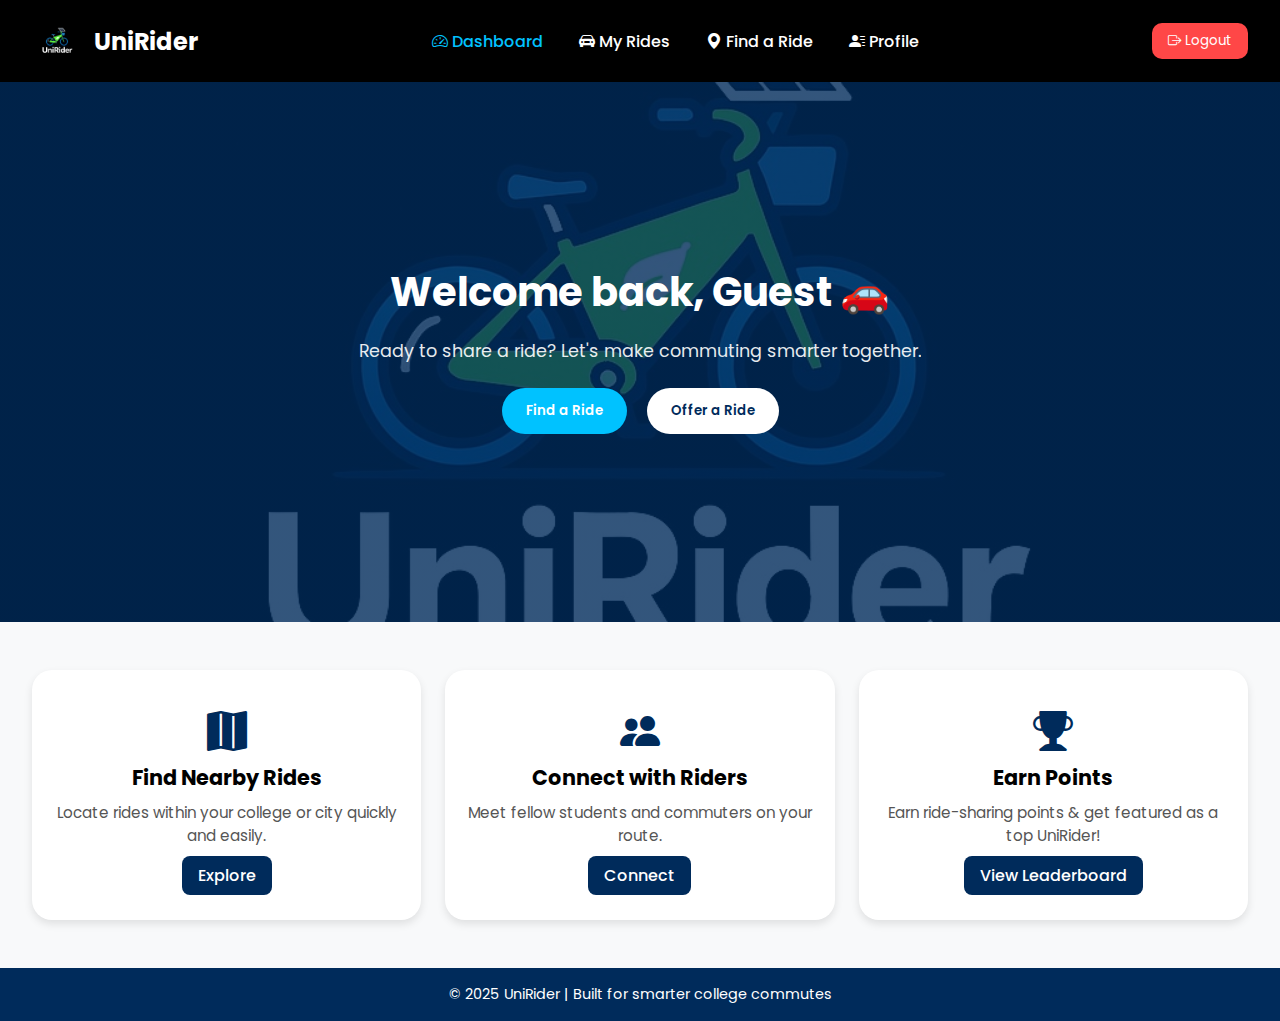
<file: dashboard.html>
<!DOCTYPE html>
<html lang="en">

<head>
  <meta charset="UTF-8">
  <meta name="viewport" content="width=device-width, initial-scale=1.0">
  <title>Dashboard | UniRider</title>

  <!-- Google Font -->
  <link href="https://fonts.googleapis.com/css2?family=Poppins:wght@400;500;600;700&display=swap" rel="stylesheet">

  <!-- Bootstrap Icons -->
  <link href="https://cdn.jsdelivr.net/npm/bootstrap-icons@1.10.5/font/bootstrap-icons.css" rel="stylesheet">

  <link rel="stylesheet" href="dashboard.css">
</head>

<body>
  <nav class="navbar">
    <div class="logo">
      <img src="Nav_main_logo.jpg" alt="UniRider Logo">
      <h2>UniRider</h2>
    </div>
    <div class="nav-links">
      <a href="#" class="active"><i class="bi bi-speedometer2"></i> Dashboard</a>
      <a href="#"><i class="bi bi-car-front-fill"></i> My Rides</a>
      <a href="#"><i class="bi bi-geo-alt-fill"></i> Find a Ride</a>
      <a href="#"><i class="bi bi-person-lines-fill"></i> Profile</a>
    </div>
    <button class="logout-btn" onclick="logout()"><i class="bi bi-box-arrow-right"></i> Logout</button>
  </nav>

  <section class="hero">
    <div class="hero-content">
      <h1>Welcome back, <span id="usernameDisplay">User</span> 🚗</h1>
      <p>Ready to share a ride? Let's make commuting smarter together.</p>
      <button class="ride-btn">Find a Ride</button>
      <button class="offer-btn">Offer a Ride</button>
    </div>
  </section>

  <section class="cards">
    <div class="card">
      <i class="bi bi-map-fill"></i>
      <h3>Find Nearby Rides</h3>
      <p>Locate rides within your college or city quickly and easily.</p>
      <a href="#" class="card-btn">Explore</a>
    </div>
    <div class="card">
      <i class="bi bi-people-fill"></i>
      <h3>Connect with Riders</h3>
      <p>Meet fellow students and commuters on your route.</p>
      <a href="#" class="card-btn">Connect</a>
    </div>
    <div class="card">
      <i class="bi bi-trophy-fill"></i>
      <h3>Earn Points</h3>
      <p>Earn ride-sharing points & get featured as a top UniRider!</p>
      <a href="#" class="card-btn">View Leaderboard</a>
    </div>
  </section>

  <footer>
    <p>© 2025 UniRider | Built for smarter college commutes</p>
  </footer>

  <script src="dashboard.js"></script>
</body>

</html>
</file>
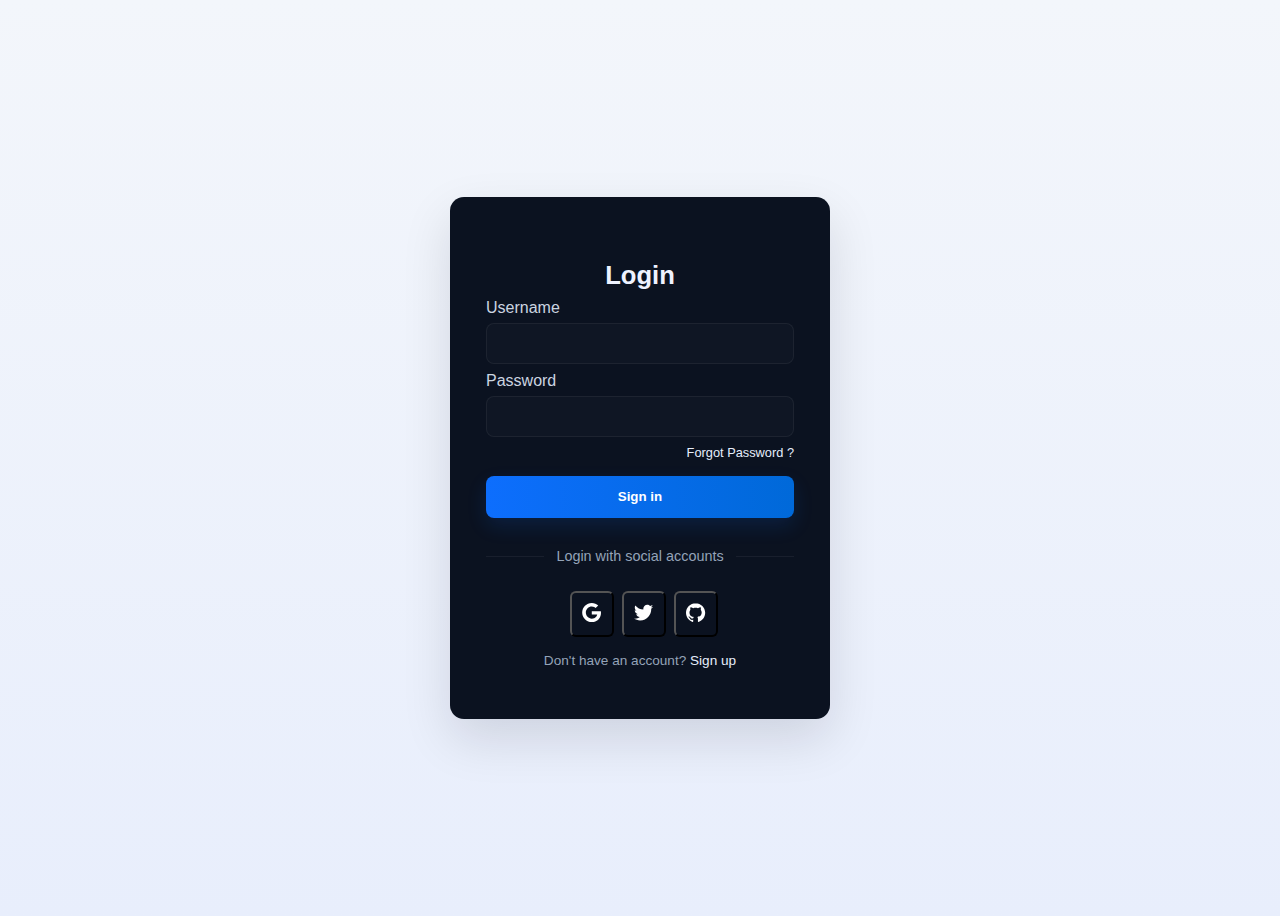
<file: login_main.html>
<!DOCTYPE html>
<html lang="en">

<head>
    <meta charset="UTF-8" />
    <meta name="viewport" content="width=device-width, initial-scale=1.0" />
    <meta http-equiv="X-UA-Compatible" content="ie=edge" />
    <title>Build a Clean Login Form with HTML & CSS</title>
    <link rel="stylesheet" href="login_main.css" />
</head>

<body>
    <div class="form-container">
        <p class="title">Login</p>
    <form id="loginForm" class="form" onsubmit="login(event)">
            <div class="input-group">
                <label for="loginUsername">Username</label>
                <input type="text" id="loginUsername" required />
            </div>
            <div class="input-group">
                <label for="loginPassword">Password</label>
                <input type="password" id="loginPassword" required />
                <div class="forgot">
                    <a rel="noopener noreferrer" href="#">Forgot Password ?</a>
                </div>
            </div>
            <button type="submit" class="sign">Sign in</button>
        </form>

        <div class="social-message">
            <div class="line"></div>
            <p class="message">Login with social accounts</p>
            <div class="line"></div>
        </div>
        <div class="social-icons">
            <button aria-label="Log in with Google" class="icon">
                <svg xmlns="http://www.w3.org/2000/svg" viewBox="0 0 32 32" class="w-5 h-5 fill-current">
                    <path
                        d="M16.318 13.714v5.484h9.078c-0.37 2.354-2.745 6.901-9.078 6.901-5.458 0-9.917-4.521-9.917-10.099s4.458-10.099 9.917-10.099c3.109 0 5.193 1.318 6.38 2.464l4.339-4.182c-2.786-2.599-6.396-4.182-10.719-4.182-8.844 0-16 7.151-16 16s7.156 16 16 16c9.234 0 15.365-6.49 15.365-15.635 0-1.052-0.115-1.854-0.255-2.651z">
                    </path>
                </svg>
            </button>
            <button aria-label="Log in with Twitter" class="icon">
                <svg xmlns="http://www.w3.org/2000/svg" viewBox="0 0 32 32" class="w-5 h-5 fill-current">
                    <path
                        d="M31.937 6.093c-1.177 0.516-2.437 0.871-3.765 1.032 1.355-0.813 2.391-2.099 2.885-3.631-1.271 0.74-2.677 1.276-4.172 1.579-1.192-1.276-2.896-2.079-4.787-2.079-3.625 0-6.563 2.937-6.563 6.557 0 0.521 0.063 1.021 0.172 1.495-5.453-0.255-10.287-2.875-13.52-6.833-0.568 0.964-0.891 2.084-0.891 3.303 0 2.281 1.161 4.281 2.916 5.457-1.073-0.031-2.083-0.328-2.968-0.817v0.079c0 3.181 2.26 5.833 5.26 6.437-0.547 0.145-1.131 0.229-1.724 0.229-0.421 0-0.823-0.041-1.224-0.115 0.844 2.604 3.26 4.5 6.14 4.557-2.239 1.755-5.077 2.801-8.135 2.801-0.521 0-1.041-0.025-1.563-0.088 2.917 1.86 6.36 2.948 10.079 2.948 12.067 0 18.661-9.995 18.661-18.651 0-0.276 0-0.557-0.021-0.839 1.287-0.917 2.401-2.079 3.281-3.396z">
                    </path>
                </svg>
            </button>
            <button aria-label="Log in with GitHub" class="icon">
                <svg xmlns="http://www.w3.org/2000/svg" viewBox="0 0 32 32" class="w-5 h-5 fill-current">
                    <path
                        d="M16 0.396c-8.839 0-16 7.167-16 16 0 7.073 4.584 13.068 10.937 15.183 0.803 0.151 1.093-0.344 1.093-0.772 0-0.38-0.009-1.385-0.015-2.719-4.453 0.964-5.391-2.151-5.391-2.151-0.729-1.844-1.781-2.339-1.781-2.339-1.448-0.989 0.115-0.968 0.115-0.968 1.604 0.109 2.448 1.645 2.448 1.645 1.427 2.448 3.744 1.74 4.661 1.328 0.14-1.031 0.557-1.74 1.011-2.135-3.552-0.401-7.287-1.776-7.287-7.907 0-1.751 0.62-3.177 1.645-4.297-0.177-0.401-0.719-2.031 0.141-4.235 0 0 1.339-0.427 4.4 1.641 1.281-0.355 2.641-0.532 4-0.541 1.36 0.009 2.719 0.187 4 0.541 3.043-2.068 4.381-1.641 4.381-1.641 0.859 2.204 0.317 3.833 0.161 4.235 1.015 1.12 1.635 2.547 1.635 4.297 0 6.145-3.74 7.5-7.296 7.891 0.556 0.479 1.077 1.464 1.077 2.959 0 2.14-0.020 3.864-0.020 4.385 0 0.416 0.28 0.916 1.104 0.755 6.4-2.093 10.979-8.093 10.979-15.156 0-8.833-7.161-16-16-16z">
                    </path>
                </svg>
            </button>
        </div>
        <p class="signup">
            Don't have an account?
            <a rel="noopener noreferrer" href="signup.html" class="">Sign up</a>
        </p>
    </div>
    <script src="script.js"></script>
</body>

</html>
</file>
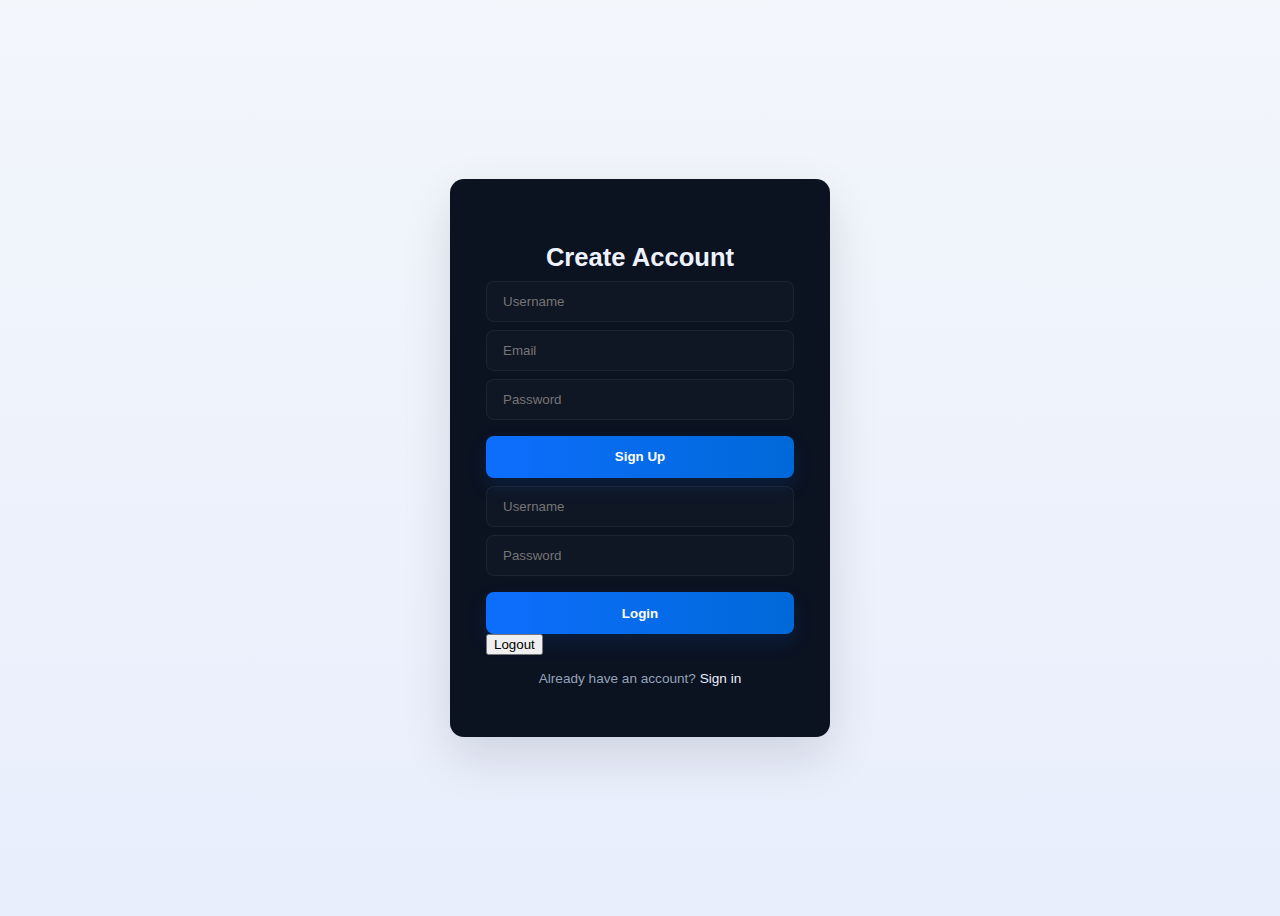
<file: signup.html>
<!DOCTYPE html>
<html lang="en">

<head>
    <meta charset="UTF-8">
    <meta name="viewport" content="width=device-width, initial-scale=1.0">
    <title>Sign Up | UniRider</title>
    <link rel="stylesheet" href="login_main.css">
</head>

<body>
    <div class="form-container">
        <p class="title">Create Account</p>
        <!-- Signup Form -->
        <form id="signupForm" onsubmit="signup(event)">
            <div class="input-group">
                <input type="text" id="signupUsername" placeholder="Username" required>
            </div>
            <div class="input-group">
                <input type="email" id="signupEmail" placeholder="Email" required>
            </div>
            <div class="input-group">
                <input type="password" id="signupPassword" placeholder="Password" required>
            </div>
            <button type="submit" class="sign">Sign Up</button>
        </form>

        <!-- Login Form -->
        <form id="loginForm" onsubmit="login(event)">
            <div class="input-group">
                <input type="text" id="loginUsername" placeholder="Username" required>
            </div>
            <div class="input-group">
                <input type="password" id="loginPassword" placeholder="Password" required>
            </div>
            <button type="submit" class="sign">Login</button>
        </form>

        <!-- Logout Button (in dashboard) -->
        <button onclick="logout()">Logout</button>
        <p class="signup">
            Already have an account?
            <a href="login_main.html">Sign in</a>
        </p>
    </div>
    <script src="script.js"></script>
</body>

</html>
</file>
<file: login_main.css>
:root {
  --accent: #0d6efd;
  --bg: #0f1723
}

* {
  box-sizing: border-box
}

body {
  height: 100vh;
  display: flex;
  justify-content: center;
  align-items: center;
  background: linear-gradient(180deg, #f3f6fb, #e8eefc);
  font-family: 'Poppins', sans-serif
}

.form-container {
  width: 380px;
  border-radius: 14px;
  background: #0b1220;
  color: #eef2ff;
  padding: 2.25rem;
  box-shadow: 0 20px 50px rgba(2, 6, 23, .12)
}

.title {
  text-align: center;
  font-size: 1.6rem;
  line-height: 2rem;
  font-weight: 700;
  margin-bottom: .5rem
}

.input-group {
  margin-top: .5rem
}

.input-group input {
  width: 100%;
  border-radius: .5rem;
  border: 1px solid rgba(255, 255, 255, .06);
  background: rgba(255, 255, 255, .02);
  padding: .75rem 1rem;
  color: #e6eefc
}

.input-group label {
  display: block;
  color: #cbd5e1;
  margin-bottom: 6px
}

.input-group input:focus {
  outline: none;
  box-shadow: 0 6px 18px rgba(13, 110, 253, .12);
  border-color: var(--accent)
}

.forgot {
  display: flex;
  justify-content: flex-end;
  font-size: .8rem;
  color: #9ca3af;
  margin: 8px 0 14px
}

.forgot a,
.signup a {
  color: #e6eefc;
  text-decoration: none
}

.sign {
  display: block;
  width: 100%;
  background: linear-gradient(90deg, var(--accent), #0069d9);
  padding: .85rem;
  border-radius: .5rem;
  border: none;
  color: #fff;
  font-weight: 700;
  margin-top: 1rem;
  box-shadow: 0 8px 20px rgba(13, 110, 253, .14)
}

.social-message {
  display: flex;
  align-items: center;
  padding-top: 1rem
}

.line {
  height: 1px;
  flex: 1;
  background: rgba(255, 255, 255, .06)
}

.social-message .message {
  padding: 0 .75rem;
  font-size: .9rem;
  color: #94a3b8
}

.social-icons {
  display: flex;
  justify-content: center;
  margin-top: .75rem
}

.social-icons .icon {
  border-radius: .375rem;
  padding: .65rem;
  background: transparent;
  margin-left: 8px
}

.social-icons .icon svg {
  height: 1.2rem;
  width: 1.2rem;
  fill: #fff
}

.signup {
  text-align: center;
  font-size: .85rem;
  line-height: 1rem;
  color: #94a3b8;
  margin-top: 1rem
}

.form-container .sign:hover {
  transform: translateY(-3px)
}

@media(max-width:420px) {
  .form-container {
    width: 92vw;
    padding: 1.25rem
  }

  .title {
    font-size: 1.3rem
  }
}
</file>
<file: dashboard.css>
/* General Reset */
* {
  margin: 0;
  padding: 0;
  box-sizing: border-box;
  font-family: 'Poppins', sans-serif;
}

/* Navbar */
.navbar {
  display: flex;
  justify-content: space-between;
  align-items: center;
  background: #000000;
  padding: 1rem 2rem;
  color: white;
  position: sticky;
  top: 0;
  z-index: 100;
}

.navbar .logo {
  display: flex;
  align-items: center;
  gap: 0.75rem;
}

.navbar .logo img {
  width: 50px;
}

.nav-links a {
  color: white;
  margin: 0 1rem;
  text-decoration: none;
  transition: 0.3s;
  font-weight: 500;
}

.nav-links a:hover,
.nav-links a.active {
  color: #00C2FF;
}

.logout-btn {
  background: #FF4747;
  color: white;
  border: none;
  padding: 0.5rem 1rem;
  border-radius: 10px;
  cursor: pointer;
  transition: 0.3s;
}

.logout-btn:hover {
  background: #ff6a6a;
}

/* Hero Section */
.hero {
  height: 60vh;
  background: linear-gradient(rgba(0, 43, 91, 0.8), rgba(0, 43, 91, 0.8)),
    url('Nav_main_logo.jpg') center/cover no-repeat;
  color: white;
  display: flex;
  align-items: center;
  justify-content: center;
  text-align: center;
  padding: 2rem;
  animation: fadeIn 1s ease-in;
}

.hero-content h1 {
  font-size: 2.5rem;
}

.hero-content p {
  margin: 1rem 0;
  font-size: 1.1rem;
  opacity: 0.9;
}

.hero-content button {
  margin: 0.5rem;
  padding: 0.8rem 1.5rem;
  border: none;
  border-radius: 30px;
  font-weight: 600;
  cursor: pointer;
  transition: 0.3s;
}

.ride-btn {
  background: #00C2FF;
  color: white;
}

.offer-btn {
  background: white;
  color: #002B5B;
}

.hero-content button:hover {
  transform: translateY(-3px);
  box-shadow: 0 4px 12px rgba(0, 0, 0, 0.3);
}

/* Cards Section */
.cards {
  display: grid;
  grid-template-columns: repeat(auto-fit, minmax(280px, 1fr));
  gap: 1.5rem;
  padding: 3rem 2rem;
  background: #f8f9fa;
}

.card {
  background: white;
  border-radius: 20px;
  text-align: center;
  padding: 2rem 1rem;
  transition: 0.4s;
  box-shadow: 0 4px 8px rgba(0, 0, 0, 0.1);
}

.card i {
  font-size: 2.5rem;
  color: #002B5B;
  margin-bottom: 1rem;
}

.card h3 {
  font-size: 1.3rem;
  margin-bottom: 0.5rem;
}

.card p {
  font-size: 0.95rem;
  color: #555;
  margin-bottom: 1rem;
}

.card-btn {
  text-decoration: none;
  background: #002B5B;
  color: white;
  padding: 0.5rem 1rem;
  border-radius: 8px;
  font-weight: 500;
  transition: 0.3s;
}

.card-btn:hover {
  background: #00C2FF;
  transform: scale(1.05);
}

.card:hover {
  transform: translateY(-8px);
  box-shadow: 0 10px 18px rgba(0, 0, 0, 0.2);
}

/* Footer */
footer {
  background: #002B5B;
  color: white;
  text-align: center;
  padding: 1rem;
  font-size: 0.9rem;
}

/* Animations */
@keyframes fadeIn {
  from { opacity: 0; transform: translateY(20px); }
  to { opacity: 1; transform: translateY(0); }
}
</file>
